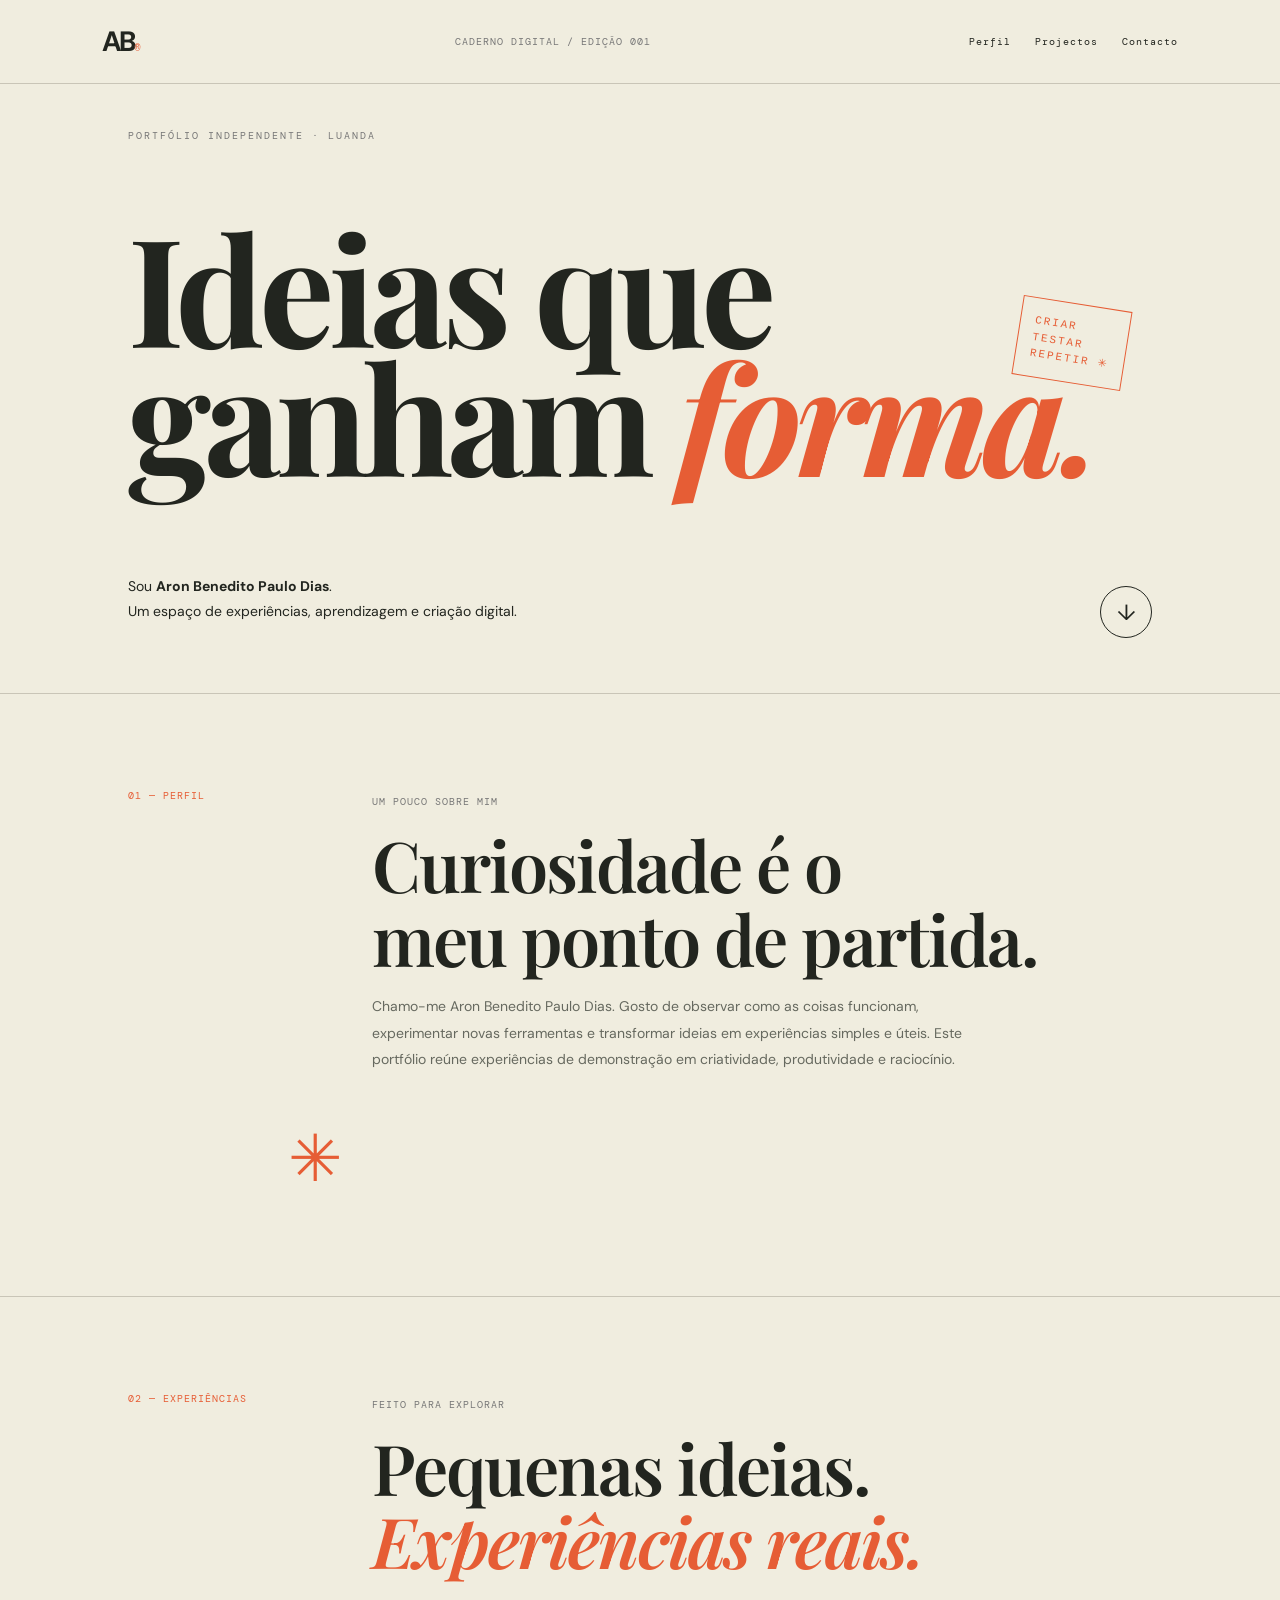
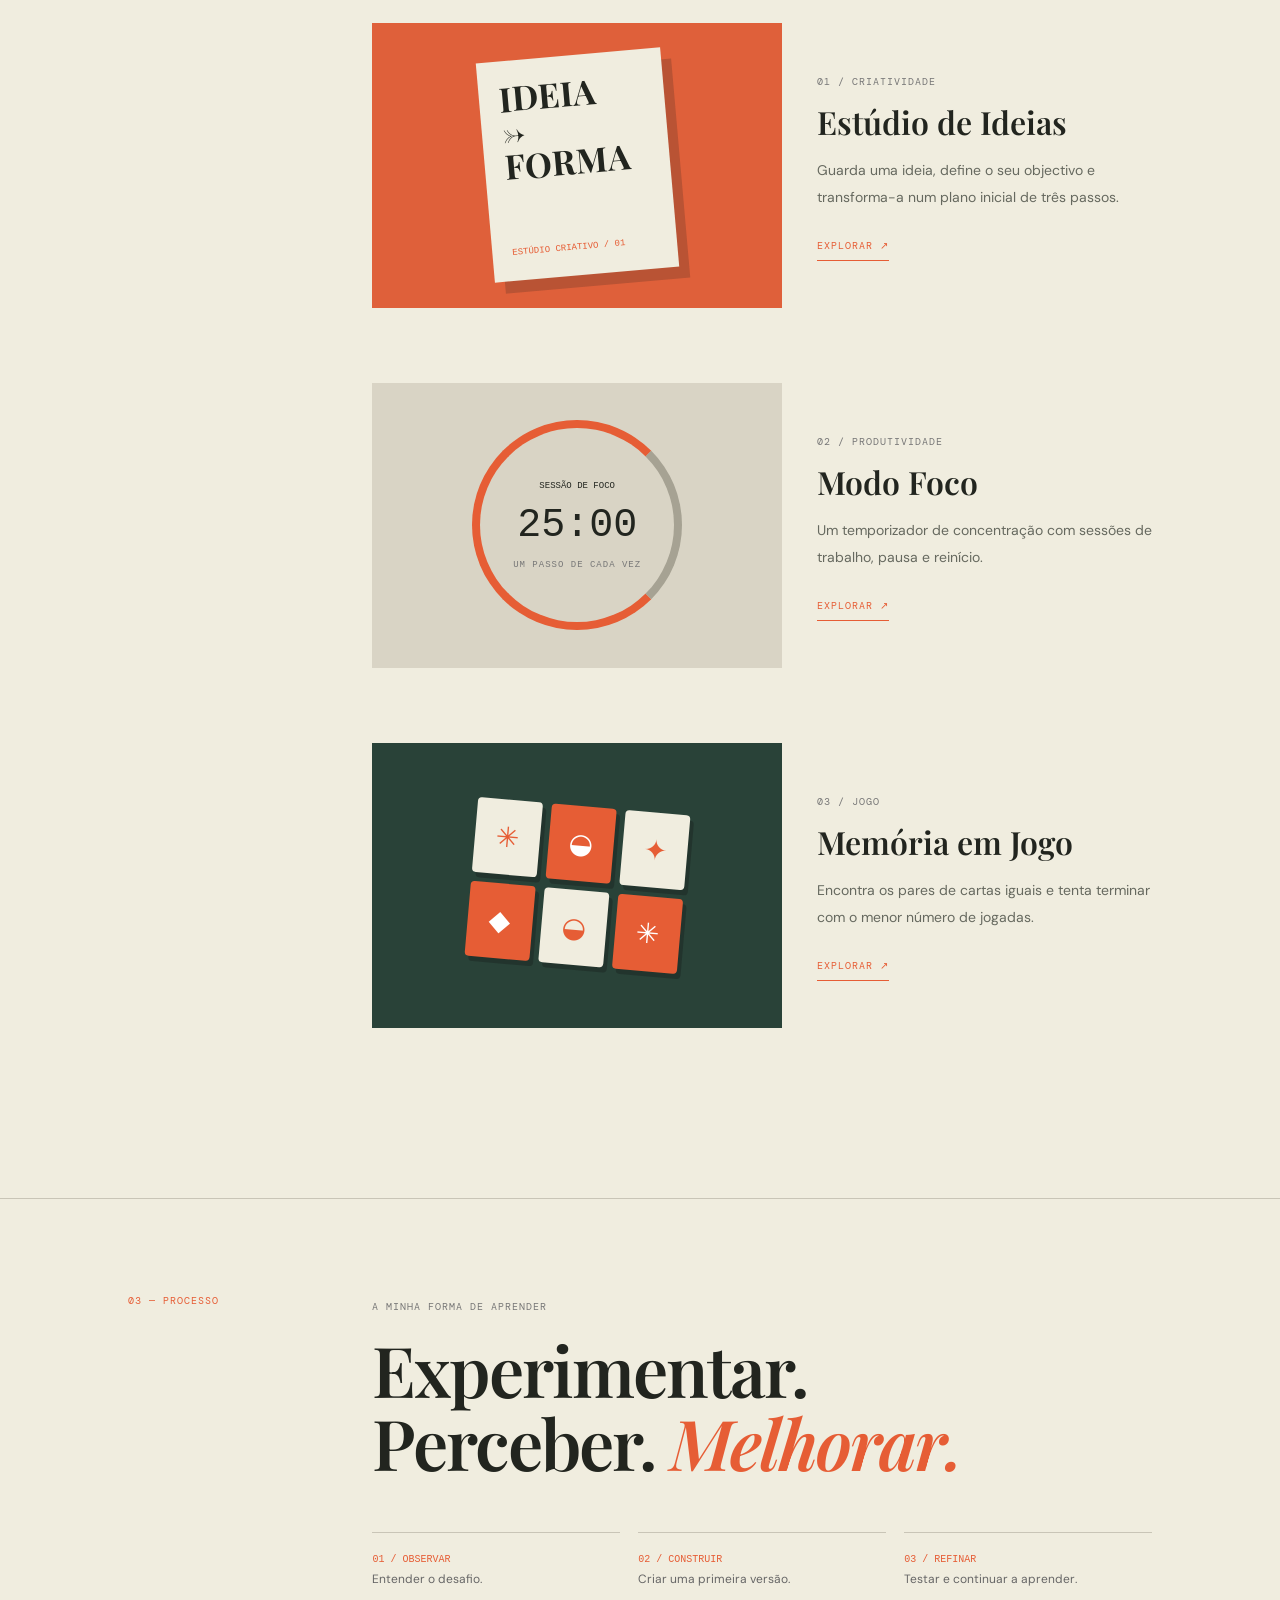
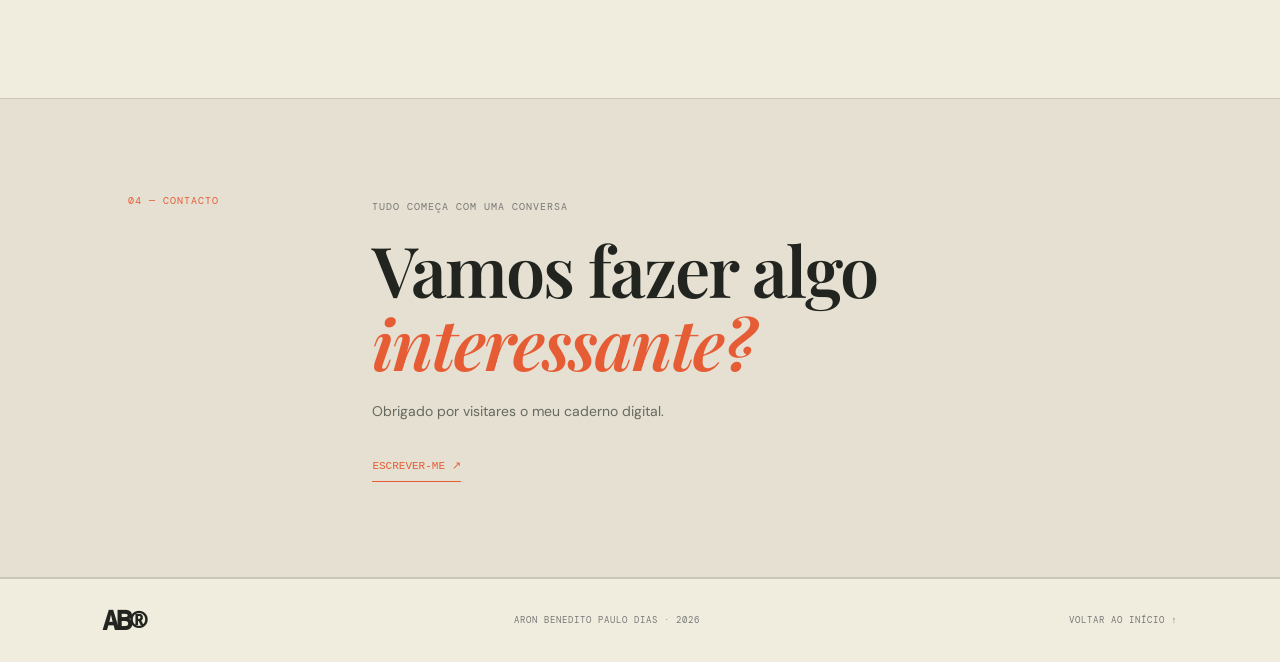
<file: index.html>
<!doctype html><html lang="pt"><head><meta charset="utf-8"><meta name="viewport" content="width=device-width,initial-scale=1"><title>Aron Benedito — Caderno Digital</title><link rel="stylesheet" href="css/style.css"></head><body>
<header><a class="logo" href="#">AB<span>®</span></a><small>CADERNO DIGITAL / EDIÇÃO 001</small><nav><a href="#sobre">Perfil</a><a href="#projectos">Projectos</a><a href="#contacto">Contacto</a></nav></header>
<main><section class="hero"><div class="kicker">PORTFÓLIO INDEPENDENTE · LUANDA</div><h1>Ideias que<br>ganham <i>forma.</i></h1><div class="herofoot"><p>Sou <b>Aron Benedito Paulo Dias</b>.<br>Um espaço de experiências, aprendizagem e criação digital.</p><a class="down" href="#projectos">↓</a></div><div class="stamp">CRIAR<br>TESTAR<br>REPETIR ✳</div></section>
<section id="sobre" class="section profile"><label>01 — PERFIL</label><div><small>UM POUCO SOBRE MIM</small><h2>Curiosidade é o<br>meu ponto de partida.</h2><p>Chamo-me Aron Benedito Paulo Dias. Gosto de observar como as coisas funcionam, experimentar novas ferramentas e transformar ideias em experiências simples e úteis. Este portfólio reúne experiências de demonstração em criatividade, produtividade e raciocínio.</p></div><div class="asterisk">✳</div></section>
<section id="projectos" class="section projects"><label>02 — EXPERIÊNCIAS</label><div><small>FEITO PARA EXPLORAR</small><h2>Pequenas ideias.<br><i>Experiências reais.</i></h2>
<article><div class="visual orange"><div class="poster">IDEIA<br>→ FORMA<span>ESTÚDIO CRIATIVO / 01</span></div></div><div class="detail"><small>01 / CRIATIVIDADE</small><h3>Estúdio de Ideias</h3><p>Guarda uma ideia, define o seu objectivo e transforma-a num plano inicial de três passos.</p><a href="projetos/estudio/index.html">EXPLORAR ↗</a></div></article>
<article><div class="visual cream"><div class="clock"><span>SESSÃO DE FOCO</span><b>25:00</b><small>UM PASSO DE CADA VEZ</small></div></div><div class="detail"><small>02 / PRODUTIVIDADE</small><h3>Modo Foco</h3><p>Um temporizador de concentração com sessões de trabalho, pausa e reinício.</p><a href="projetos/foco/index.html">EXPLORAR ↗</a></div></article>
<article><div class="visual forest"><div class="cards"><i>✳</i><i>◒</i><i>✦</i><i>◆</i><i>◒</i><i>✳</i></div></div><div class="detail"><small>03 / JOGO</small><h3>Memória em Jogo</h3><p>Encontra os pares de cartas iguais e tenta terminar com o menor número de jogadas.</p><a href="projetos/memoria/index.html">EXPLORAR ↗</a></div></article></div></section>
<section class="section process"><label>03 — PROCESSO</label><div><small>A MINHA FORMA DE APRENDER</small><h2>Experimentar.<br>Perceber. <i>Melhorar.</i></h2><div class="steps"><p><b>01 / OBSERVAR</b><br>Entender o desafio.</p><p><b>02 / CONSTRUIR</b><br>Criar uma primeira versão.</p><p><b>03 / REFINAR</b><br>Testar e continuar a aprender.</p></div></div></section>
<section id="contacto" class="section contact"><label>04 — CONTACTO</label><div><small>TUDO COMEÇA COM UMA CONVERSA</small><h2>Vamos fazer algo<br><i>interessante?</i></h2><p>Obrigado por visitares o meu caderno digital.</p><a href="mailto:email@exemplo.com">ESCREVER-ME ↗</a></div></section></main><footer><b>AB®</b><span>ARON BENEDITO PAULO DIAS · 2026</span><a href="#">VOLTAR AO INÍCIO ↑</a></footer></body></html>
</file>
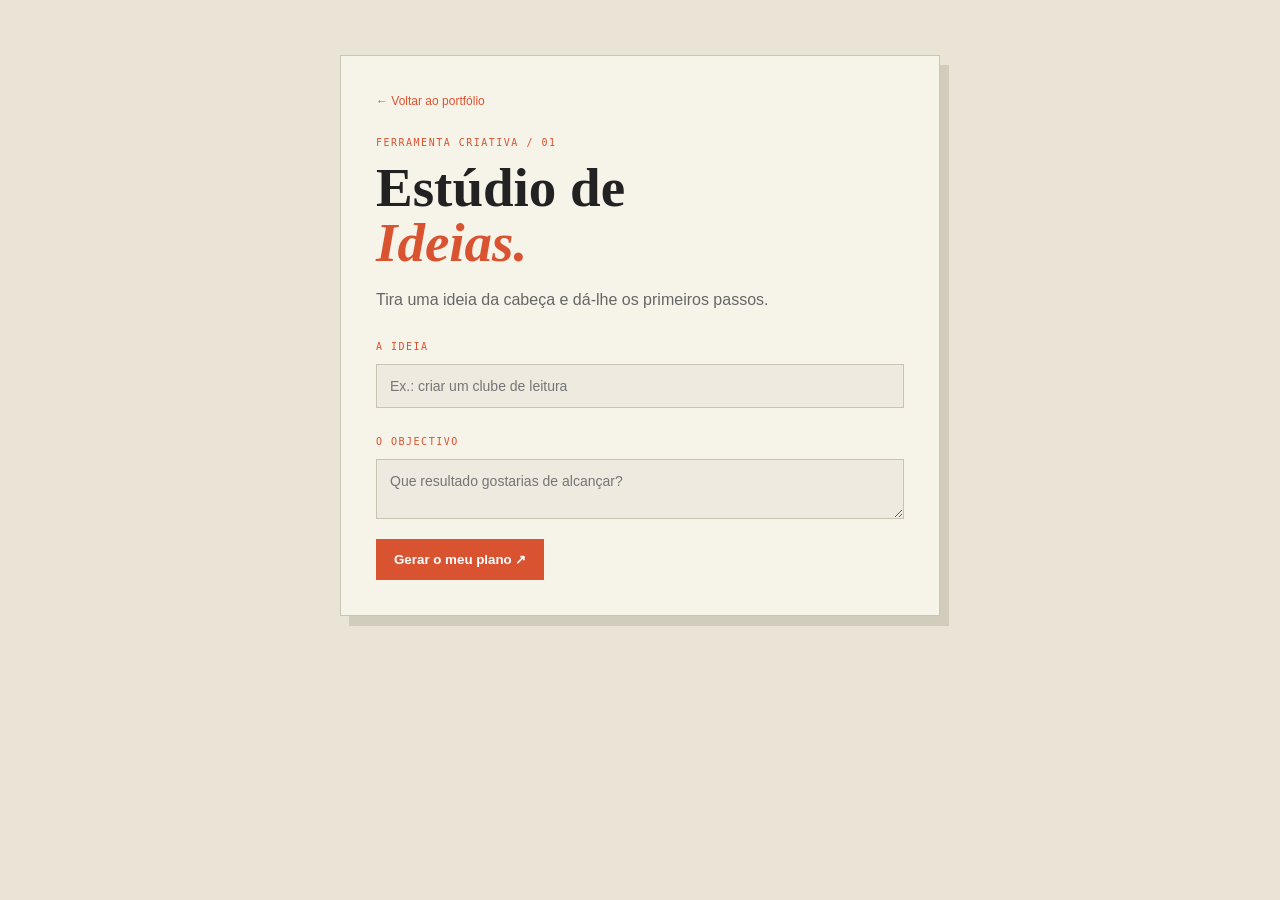
<file: projetos/estudio/index.html>
<!doctype html><html lang="pt"><meta charset="utf-8"><meta name="viewport" content="width=device-width,initial-scale=1"><title>Estúdio de Ideias</title><link rel="stylesheet" href="style.css"><body><main><a href="../../index.html">← Voltar ao portfólio</a><small>FERRAMENTA CRIATIVA / 01</small><h1>Estúdio de<br><i>Ideias.</i></h1><p>Tira uma ideia da cabeça e dá-lhe os primeiros passos.</p><form id="form"><label>A IDEIA</label><input id="idea" placeholder="Ex.: criar um clube de leitura" required><label>O OBJECTIVO</label><textarea id="goal" placeholder="Que resultado gostarias de alcançar?"></textarea><button>Gerar o meu plano ↗</button></form><section id="result" hidden><small>O TEU PLANO INICIAL</small><h2 id="title"></h2><ol><li><b>01 · PREPARAR</b> Reúne o que precisas.</li><li><b>02 · EXPERIMENTAR</b> Cria uma primeira versão simples.</li><li><b>03 · PARTILHAR</b> Recolhe opiniões e melhora.</li></ol><button id="copy">Copiar plano</button><p id="msg"></p></section></main><script src="app.js"></script></body></html>
</file>
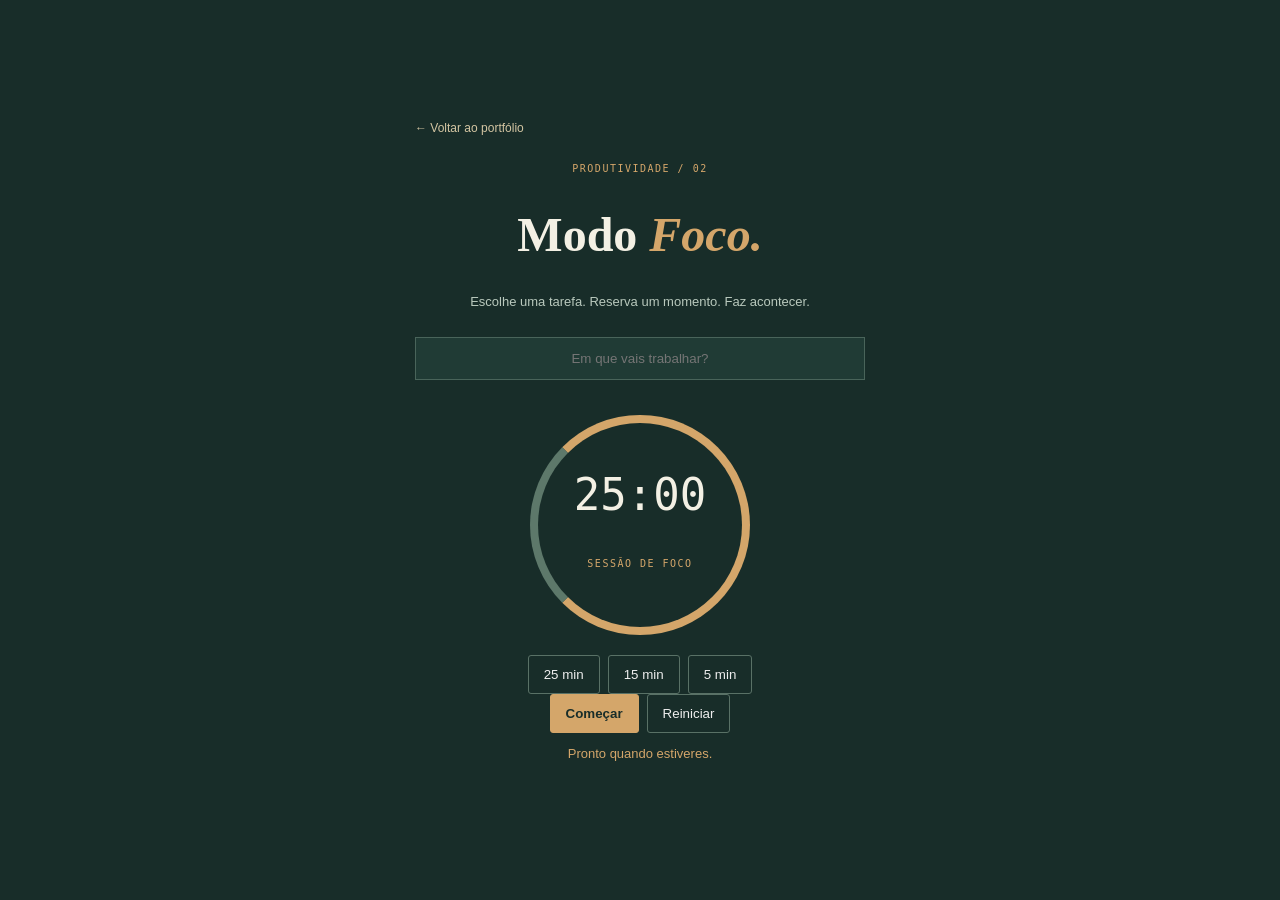
<file: projetos/foco/index.html>
<!doctype html><html lang="pt"><meta charset="utf-8"><meta name="viewport" content="width=device-width,initial-scale=1"><title>Modo Foco</title><link rel="stylesheet" href="style.css"><body><main><a href="../../index.html">← Voltar ao portfólio</a><small>PRODUTIVIDADE / 02</small><h1>Modo <i>Foco.</i></h1><p>Escolhe uma tarefa. Reserva um momento. Faz acontecer.</p><input id="task" placeholder="Em que vais trabalhar?"><div class="ring"><b id="time">25:00</b><small id="mode">SESSÃO DE FOCO</small></div><div class="presets"><button data-min="25">25 min</button><button data-min="15">15 min</button><button data-min="5">5 min</button></div><div class="controls"><button id="start">Começar</button><button id="reset">Reiniciar</button></div><p id="status">Pronto quando estiveres.</p></main><script src="app.js"></script></body></html>
</file>
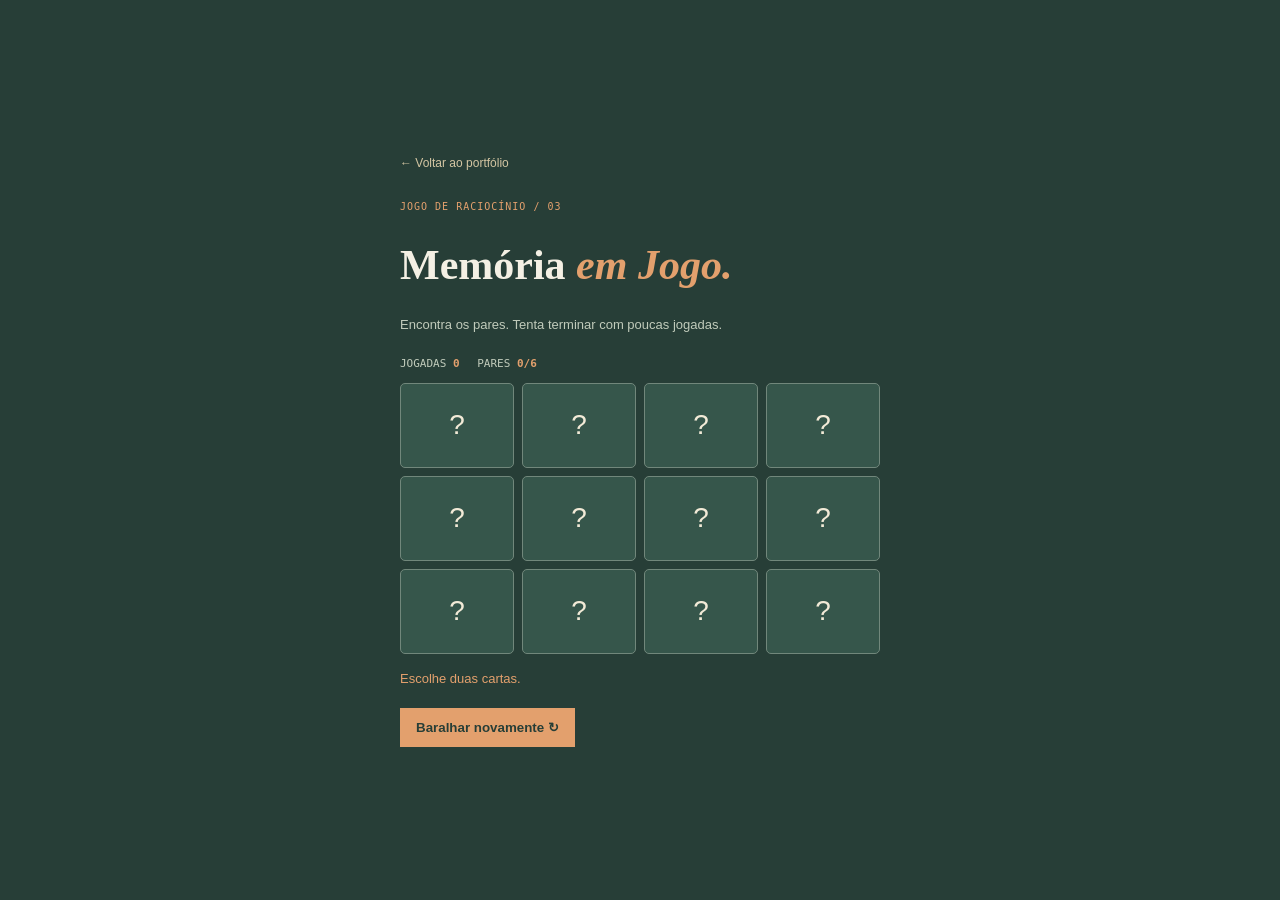
<file: projetos/memoria/index.html>
<!doctype html><html lang="pt"><meta charset="utf-8"><meta name="viewport" content="width=device-width,initial-scale=1"><title>Memória em Jogo</title><link rel="stylesheet" href="style.css"><body><main><a href="../../index.html">← Voltar ao portfólio</a><small>JOGO DE RACIOCÍNIO / 03</small><h1>Memória <i>em Jogo.</i></h1><p>Encontra os pares. Tenta terminar com poucas jogadas.</p><div class="score">JOGADAS <b id="moves">0</b>　 PARES <b id="pairs">0/6</b></div><div id="board"></div><p id="msg">Escolhe duas cartas.</p><button id="restart">Baralhar novamente ↻</button></main><script src="app.js"></script></body></html>
</file>
<file: css/style.css>
@import url('https://fonts.googleapis.com/css2?family=DM+Mono:wght@400;500&family=DM+Sans:wght@400;700&family=Playfair+Display:ital,wght@0,600;1,600;1,700&display=swap');
:root{--paper:#f0eddf;--ink:#22251f;--orange:#e65d35;--line:#c9c5b7}*{box-sizing:border-box}html{scroll-behavior:smooth}body{margin:0;background:var(--paper);color:var(--ink);font-family:'DM Sans',sans-serif}a{color:inherit;text-decoration:none}header,footer{padding:23px 8%;display:flex;justify-content:space-between;align-items:center;border-bottom:1px solid var(--line)}.logo,footer b{font-size:28px;font-weight:bold;letter-spacing:-3px}.logo span{font:10px monospace;color:var(--orange)}header small,nav,.kicker,label,section small,.detail>a,footer{font:10px 'DM Mono',monospace;letter-spacing:1px}header small{color:#777}nav{display:flex;gap:24px}nav a:hover{color:var(--orange)}.hero{min-height:610px;padding:45px 10% 55px;position:relative;display:flex;flex-direction:column;justify-content:space-between;border-bottom:1px solid var(--line);overflow:hidden}.kicker{font:10px 'DM Mono';letter-spacing:2px;color:#777}.hero h1{font:700 clamp(75px,12vw,150px)/.86 'Playfair Display';letter-spacing:-6px;margin:65px 0}.hero h1 i,h2 i{color:var(--orange)}.herofoot{display:flex;justify-content:space-between;align-items:end}.herofoot p{font-size:14px;line-height:1.8}.down{width:52px;height:52px;border:1px solid;border-radius:50%;display:grid;place-items:center;font-size:22px}.stamp{position:absolute;right:12%;top:36%;border:1px solid var(--orange);color:var(--orange);padding:14px;transform:rotate(9deg);font:11px/1.5 monospace;letter-spacing:2px}.section{padding:95px 10%;display:grid;grid-template-columns:.55fr 2fr;gap:30px;border-bottom:1px solid var(--line)}label{color:var(--orange)}section small{color:#777}.section h2{font:600 clamp(42px,6vw,70px)/1.05 'Playfair Display';letter-spacing:-2px;margin:18px 0}.profile p,.detail p,.contact p{max-width:620px;color:#66695f;line-height:1.9;font-size:14px}.asterisk{align-self:end;justify-self:end;font-size:65px;color:var(--orange)}.projects article{display:grid;grid-template-columns:1.1fr .9fr;gap:35px;align-items:center;margin:45px 0 75px}.visual{height:285px;display:grid;place-items:center}.orange{background:#df603a}.cream{background:#d9d4c5}.forest{background:#294238}.poster{background:var(--paper);width:185px;height:220px;padding:20px;box-shadow:10px 12px #2223;font:700 34px/1 'Playfair Display';transform:rotate(-5deg)}.poster span{display:block;margin-top:65px;font:9px monospace;color:var(--orange)}.clock{width:210px;height:210px;border:8px solid var(--orange);border-right-color:#a6a293;border-radius:50%;display:flex;flex-direction:column;align-items:center;justify-content:center;gap:12px}.clock span,.clock small{font:9px monospace}.clock b{font:40px monospace}.cards{display:grid;grid-template-columns:repeat(3,65px);gap:9px;transform:rotate(5deg)}.cards i{height:75px;background:var(--paper);display:grid;place-items:center;border-radius:4px;font-size:28px;color:var(--orange);font-style:normal;box-shadow:4px 5px #1114}.cards i:nth-child(even){background:var(--orange);color:white}.detail h3{font:600 32px 'Playfair Display';margin:10px 0}.detail>a{display:inline-block;margin-top:15px;padding-bottom:8px;border-bottom:1px solid var(--orange);color:var(--orange)}.steps{display:grid;grid-template-columns:repeat(3,1fr);gap:18px;margin-top:40px}.steps p{border-top:1px solid var(--line);padding-top:15px;color:#666;font-size:12px;line-height:1.8}.steps b{font:10px monospace;color:var(--orange)}.contact{background:#e5e0d1}.contact a{display:inline-block;margin-top:20px;color:var(--orange);font:11px monospace;border-bottom:1px solid;padding-bottom:9px}.contact .warning{display:block;margin-top:16px;font-size:9px}footer{border:0;border-top:1px solid var(--line);color:#777;font-size:9px}footer b{color:var(--ink)}@media(max-width:700px){header{padding:18px 6%}header small{display:none}nav{gap:12px;font-size:9px}.hero{padding:35px 7%;min-height:540px}.hero h1{font-size:clamp(65px,15vw,100px);letter-spacing:-4px}.stamp{right:8%;top:32%;font-size:9px}.section{padding:65px 7%;grid-template-columns:1fr;gap:22px}.asterisk{display:none}.projects article{grid-template-columns:1fr;gap:18px;margin:35px 0 55px}.visual{height:245px}.steps{grid-template-columns:1fr;gap:5px}footer{padding:22px 6%;gap:12px;flex-wrap:wrap}footer span{order:3;width:100%}}
</file>
<file: projetos/estudio/style.css>
*{box-sizing:border-box}body{margin:0;background:#e9e4d5;color:#222;font-family:Arial;padding:25px}main{max-width:600px;margin:30px auto;background:#f6f3e9;padding:35px;border:1px solid #cbc5b5;box-shadow:9px 10px #d2ccbc}a,small,label{color:#d95331}a{text-decoration:none;font-size:12px}small,label{display:block;font:10px monospace;letter-spacing:1.5px;margin:28px 0 12px}h1{font:700 55px/1 Georgia;margin:0}h1 i{color:#d95331}main>p{color:#666;line-height:1.7}input,textarea{display:block;width:100%;padding:13px;margin:10px 0 20px;background:#eeeadf;border:1px solid #c8c2b3;font:14px Arial}button{background:#d95331;color:white;border:0;padding:13px 18px;cursor:pointer;font-weight:bold}#result{border-top:1px solid #ccc;margin-top:30px;padding-top:12px}li{padding:12px 0;border-bottom:1px solid #ddd;font-size:13px;color:#555}li b{color:#d95331;font:10px monospace}#msg{font-size:12px;color:#d95331}
</file>
<file: projetos/foco/style.css>
*{box-sizing:border-box}body{margin:0;min-height:100vh;background:#182d29;color:#f3f0e4;font-family:Arial;display:grid;place-items:center;padding:20px}main{width:min(100%,450px);text-align:center}a{display:block;text-align:left;color:#d4c6a3;text-decoration:none;font-size:12px}small{color:#d4a66a;font:10px monospace;letter-spacing:1.5px;display:block;margin:28px 0 12px}h1{font:700 48px Georgia}h1 i{color:#d4a66a}p{color:#b9c9bd;font-size:13px}input{width:100%;padding:13px;background:#203b35;border:1px solid #49645a;color:white;text-align:center;margin:15px 0}.ring{width:220px;height:220px;border:8px solid #d4a66a;border-left-color:#5d786a;border-radius:50%;margin:20px auto;display:flex;flex-direction:column;justify-content:center;align-items:center;gap:10px}.ring b{font:44px monospace}.presets,.controls{display:flex;justify-content:center;gap:8px}.presets button,.controls button{padding:11px 15px;border:1px solid #597166;background:transparent;color:#eee;border-radius:3px;cursor:pointer}button.active,#start{background:#d4a66a;color:#182d29;border-color:#d4a66a;font-weight:bold}#status{color:#d4a66a;min-height:20px}
</file>
<file: projetos/memoria/style.css>
*{box-sizing:border-box}body{margin:0;min-height:100vh;background:#273e37;color:#f4f0e4;font-family:Arial;display:grid;place-items:center;padding:20px}main{width:min(100%,480px)}a{color:#d4c6a3;text-decoration:none;font-size:12px}small{display:block;color:#e3a06d;font:10px monospace;letter-spacing:1px;margin:30px 0 12px}h1{font:700 42px Georgia}h1 i{color:#e3a06d}p{color:#c1cbbb;font-size:13px}.score{font:11px monospace;color:#c1cbbb;margin:24px 0 12px}.score b{color:#e3a06d}#board{display:grid;grid-template-columns:repeat(4,1fr);gap:8px}.card{height:85px;border:1px solid #71877b;background:#36564b;color:#f2ead7;border-radius:5px;font-size:28px;cursor:pointer}.card.open,.card.matched{background:#e9e0c9;color:#273e37}.card.matched{opacity:.65}#msg{color:#e3a06d;min-height:20px;margin:17px 0}button#restart{background:#e3a06d;color:#273e37;border:0;padding:12px 16px;font-weight:bold;cursor:pointer}@media(max-width:400px){.card{height:70px}}
</file>
